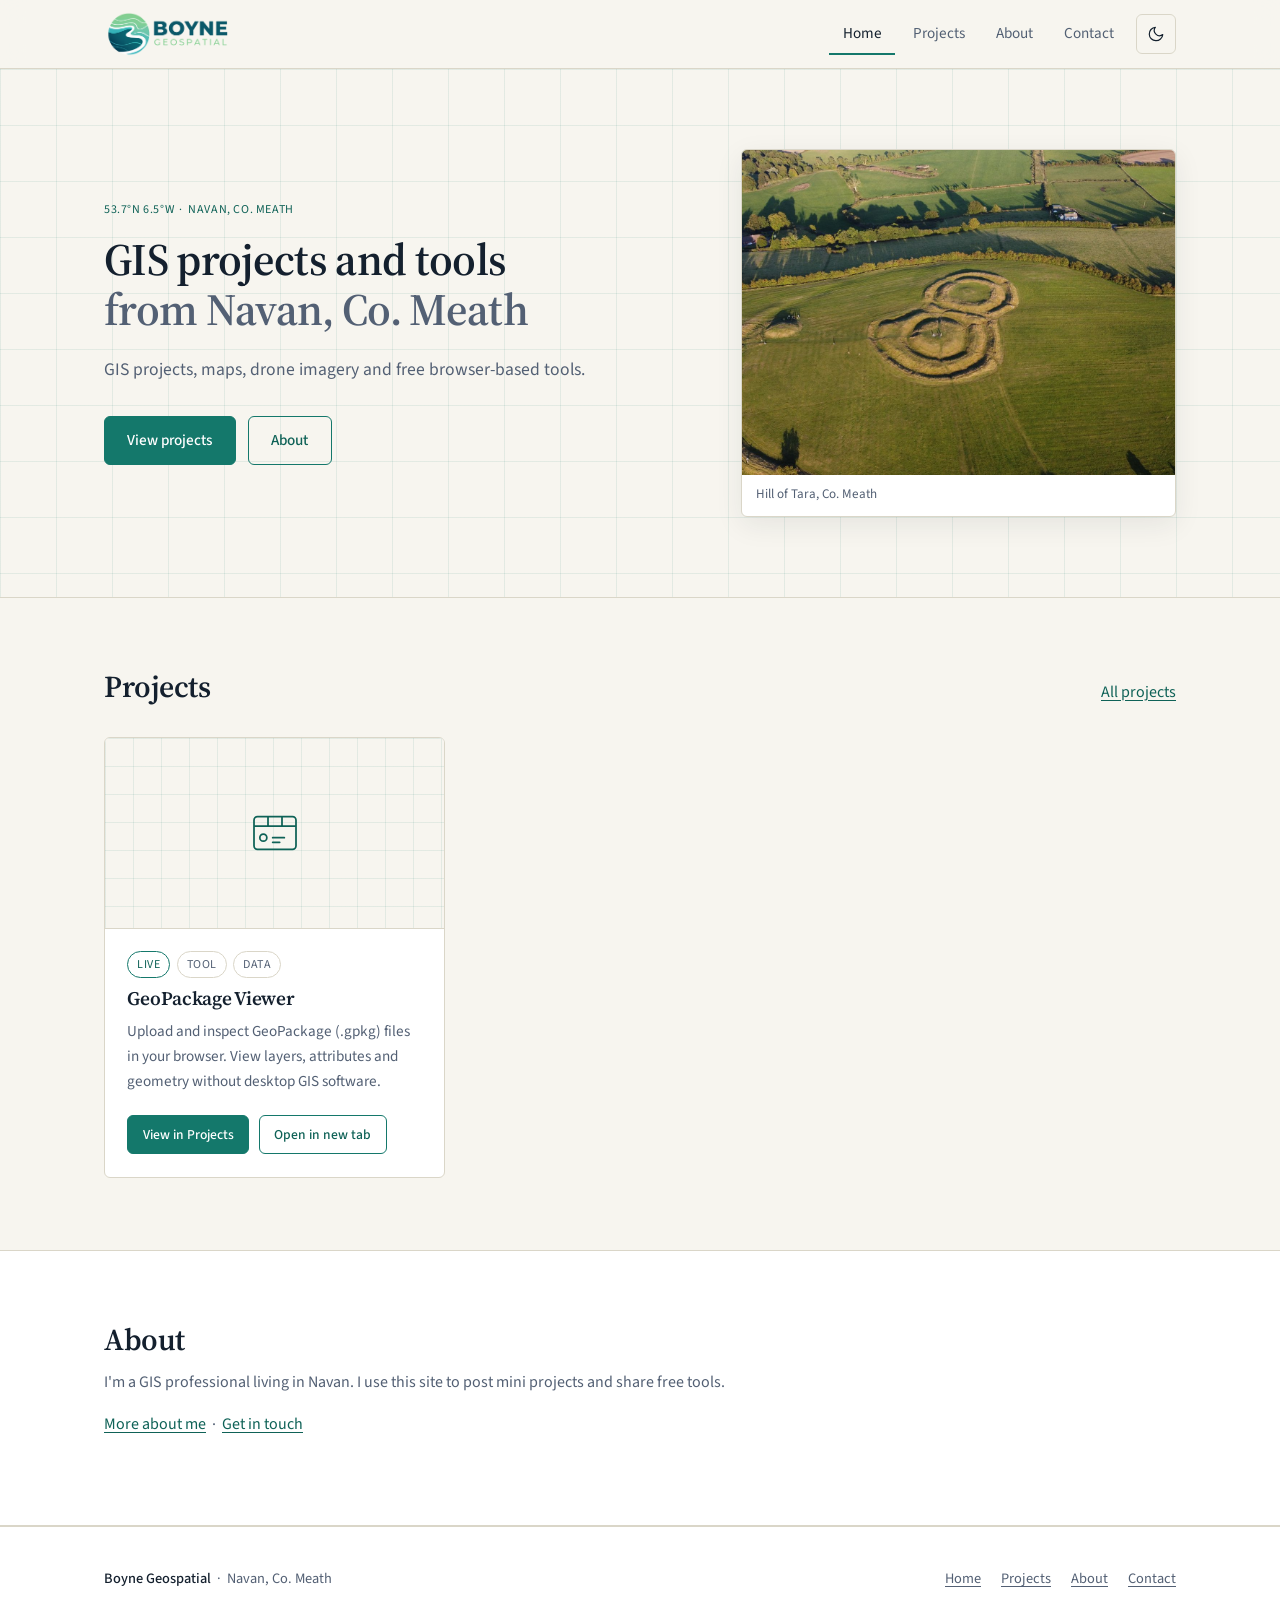
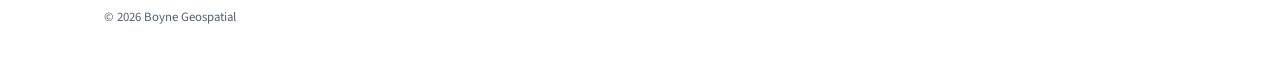
<file: index.html>
<!DOCTYPE html>
<html lang="en-IE">
<head>
  <meta charset="UTF-8">
  <meta name="viewport" content="width=device-width, initial-scale=1.0">
  <title>Boyne Geospatial | GIS Projects &amp; Tools from Navan, Co. Meath</title>
  <meta name="description" content="GIS projects, web maps and free browser-based tools from Navan, Co. Meath.">
  <link rel="canonical" href="https://www.boynegeospatial.ie/">
  <meta property="og:type" content="website">
  <meta property="og:site_name" content="Boyne Geospatial">
  <meta property="og:title" content="Boyne Geospatial | GIS Projects &amp; Tools from Navan, Co. Meath">
  <meta property="og:description" content="GIS projects, web maps and free browser-based tools from Navan, Co. Meath.">
  <meta property="og:url" content="https://www.boynegeospatial.ie/">
  <meta property="og:image" content="https://www.boynegeospatial.ie/og-image.jpg">
  <link rel="icon" href="/favicon.ico" sizes="48x48">
  <link rel="icon" href="/favicon-192.png" type="image/png" sizes="192x192">
  <link rel="apple-touch-icon" href="/apple-touch-icon.png">
  <link rel="preconnect" href="https://fonts.googleapis.com">
  <link rel="preconnect" href="https://fonts.gstatic.com" crossorigin>
  <link rel="stylesheet" href="https://fonts.googleapis.com/css2?family=Source+Sans+3:wght@400;500;600&family=Source+Serif+4:opsz,wght@8..60,600&display=swap">
  <link rel="stylesheet" href="/css/site.css">
  <script src="/js/theme.js"></script>
  <script type="application/ld+json">
  {
    "@context": "https://schema.org",
    "@type": "WebSite",
    "name": "Boyne Geospatial",
    "url": "https://www.boynegeospatial.ie/",
    "description": "GIS projects and tools from Navan, Co. Meath."
  }
  </script>
</head>
<body>

  <a class="skip-link" href="#main">Skip to content</a>

  <!-- ── Navigation ─────────────────────────────────────────── -->
  <header class="nav">
    <div class="container nav-inner">
      <a href="/" class="logo" aria-label="Boyne Geospatial home">
        <img class="logo-on-light" src="/logo.png" alt="Boyne Geospatial" width="1200" height="405">
        <img class="logo-on-dark" src="/logo-dark.png" alt="Boyne Geospatial" width="480" height="162">
      </a>
      <div class="nav-right">
        <nav aria-label="Main navigation">
          <ul class="nav-links" id="nav-links">
          <li><a href="/" aria-current="page">Home</a></li>
          <li><a href="/projects">Projects</a></li>
          <li><a href="/about">About</a></li>
          <li><a href="/contact">Contact</a></li>
          </ul>
        </nav>
        <button type="button" class="icon-btn theme-toggle" aria-label="Switch theme">
          <svg class="icon-moon" viewBox="0 0 24 24" fill="none" stroke="currentColor" stroke-width="1.6" stroke-linecap="round" stroke-linejoin="round" aria-hidden="true"><path d="M21 12.8A9 9 0 1 1 11.2 3a7 7 0 0 0 9.8 9.8z"/></svg>
          <svg class="icon-sun" viewBox="0 0 24 24" fill="none" stroke="currentColor" stroke-width="1.6" stroke-linecap="round" aria-hidden="true"><circle cx="12" cy="12" r="4"/><path d="M12 2v2M12 20v2M4.9 4.9l1.4 1.4M17.7 17.7l1.4 1.4M2 12h2M20 12h2M4.9 19.1l1.4-1.4M17.7 6.3l1.4-1.4"/></svg>
        </button>
        <button type="button" class="icon-btn nav-toggle" aria-label="Menu" aria-expanded="false" aria-controls="nav-links">
          <svg viewBox="0 0 24 24" fill="none" stroke="currentColor" stroke-width="1.6" stroke-linecap="round" aria-hidden="true"><path d="M4 7h16M4 12h16M4 17h16"/></svg>
        </button>
      </div>
    </div>
  </header>

  <main id="main">
    <!-- ── Hero ──────────────────────────────────────────────── -->
    <section class="hero">
      <div class="container hero-layout">
        <div>
          <span class="eyebrow">53.7°N 6.5°W &nbsp;·&nbsp; Navan, Co. Meath</span>
          <h1>GIS projects and tools <em>from Navan, Co.&nbsp;Meath</em></h1>
          <p class="lede">GIS projects, maps, drone imagery and free browser-based tools.</p>
          <div class="btn-row">
            <a class="btn btn--primary" href="/projects">View projects</a>
            <a class="btn" href="/about">About</a>
          </div>
        </div>
        <figure class="figure-frame">
          <img src="/images/web/ringfort-earthworks.jpg" width="1600" height="900"
               alt="Aerial view of the earthworks on the Hill of Tara, Co. Meath">
          <figcaption>Hill of Tara, Co. Meath</figcaption>
        </figure>
      </div>
    </section>

    <!-- ── Featured Projects ─────────────────────────────────── -->
    <section class="section" aria-labelledby="featured-heading">
      <div class="container">
        <div class="section-head">
          <h2 id="featured-heading">Projects</h2>
          <a href="/projects">All projects</a>
        </div>
        <!-- Up to 3 cards. Copy a card from projects.html to feature it here
             (see CONTENT-GUIDE.md). -->
        <div class="card-grid">
          <article class="card" data-tags="Tool, Data">
            <div class="card-thumb">
              <svg viewBox="0 0 48 48" fill="none" stroke="currentColor" stroke-width="1.5" aria-hidden="true">
                <rect x="6" y="10" width="36" height="28" rx="3"/>
                <path d="M6 18h36M18 10v8M30 10v8"/>
                <circle cx="14" cy="28" r="3"/>
                <path d="M22 28h10M22 32h6" stroke-linecap="round"/>
              </svg>
            </div>
            <div class="card-body">
              <div class="tag-list">
                <span class="status">Live</span>
                <span class="tag">Tool</span>
                <span class="tag">Data</span>
              </div>
              <h3>GeoPackage Viewer</h3>
              <p>Upload and inspect GeoPackage (.gpkg) files in your browser. View layers, attributes and geometry without desktop GIS software.</p>
              <div class="card-actions">
                <a class="btn btn--primary btn--small" href="/projects">View in Projects</a>
                <a class="btn btn--small" href="https://conorpg12.github.io/GeopackageViewer/" target="_blank" rel="noopener">Open in new tab</a>
              </div>
            </div>
          </article>
        </div>
      </div>
    </section>

    <!-- ── About ─────────────────────────────────────────────── -->
    <section class="section section--surface" aria-labelledby="about-heading">
      <div class="container">
        <div class="prose">
          <h2 id="about-heading">About</h2>
          <p>
            I'm a GIS professional living in Navan. I use this site to post mini projects
            and share free tools.
          </p>
          <p><a href="/about">More about me</a> &nbsp;·&nbsp; <a href="/contact">Get in touch</a></p>
        </div>
      </div>
    </section>
  </main>

  <!-- ── Footer ────────────────────────────────────────────── -->
  <footer class="footer">
    <div class="container footer-inner">
      <p><span class="footer-name">Boyne Geospatial</span> &nbsp;·&nbsp; Navan, Co. Meath</p>
      <ul class="footer-links">
        <li><a href="/">Home</a></li>
        <li><a href="/projects">Projects</a></li>
        <li><a href="/about">About</a></li>
        <li><a href="/contact">Contact</a></li>
      </ul>
      <p class="footer-copy">&copy; 2026 Boyne Geospatial</p>
    </div>
  </footer>

  <script src="/js/main.js" defer></script>
</body>
</html>
</file>
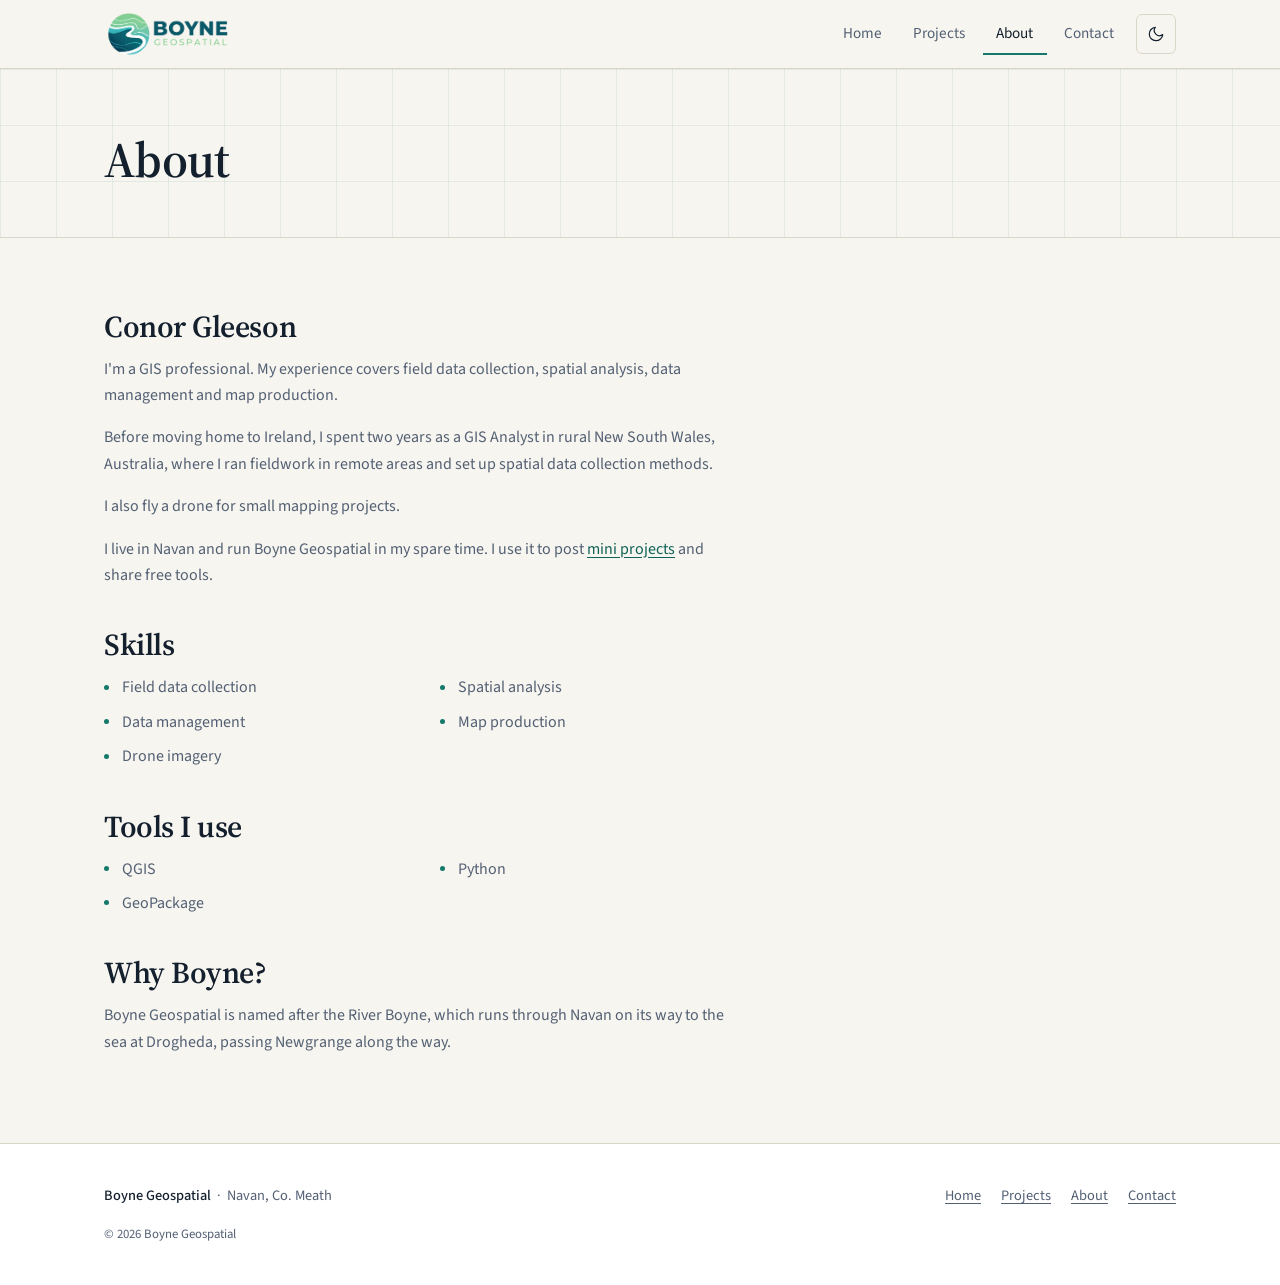
<file: about.html>
<!DOCTYPE html>
<html lang="en-IE">
<head>
  <meta charset="UTF-8">
  <meta name="viewport" content="width=device-width, initial-scale=1.0">
  <title>About | Boyne Geospatial</title>
  <meta name="description" content="Conor Gleeson is a GIS professional based in Navan, Co. Meath. Boyne Geospatial is where he publishes his GIS projects and tools.">
  <link rel="canonical" href="https://www.boynegeospatial.ie/about">
  <meta property="og:type" content="website">
  <meta property="og:site_name" content="Boyne Geospatial">
  <meta property="og:title" content="About | Boyne Geospatial">
  <meta property="og:description" content="Conor Gleeson is a GIS professional based in Navan, Co. Meath. Boyne Geospatial is where he publishes his GIS projects and tools.">
  <meta property="og:url" content="https://www.boynegeospatial.ie/about">
  <meta property="og:image" content="https://www.boynegeospatial.ie/og-image.jpg">
  <link rel="icon" href="/favicon.ico" sizes="48x48">
  <link rel="icon" href="/favicon-192.png" type="image/png" sizes="192x192">
  <link rel="apple-touch-icon" href="/apple-touch-icon.png">
  <link rel="preconnect" href="https://fonts.googleapis.com">
  <link rel="preconnect" href="https://fonts.gstatic.com" crossorigin>
  <link rel="stylesheet" href="https://fonts.googleapis.com/css2?family=Source+Sans+3:wght@400;500;600&family=Source+Serif+4:opsz,wght@8..60,600&display=swap">
  <link rel="stylesheet" href="/css/site.css">
  <script src="/js/theme.js"></script>
</head>
<body>

  <a class="skip-link" href="#main">Skip to content</a>

  <!-- ── Navigation ─────────────────────────────────────────── -->
  <header class="nav">
    <div class="container nav-inner">
      <a href="/" class="logo" aria-label="Boyne Geospatial home">
        <img class="logo-on-light" src="/logo.png" alt="Boyne Geospatial" width="1200" height="405">
        <img class="logo-on-dark" src="/logo-dark.png" alt="Boyne Geospatial" width="480" height="162">
      </a>
      <div class="nav-right">
        <nav aria-label="Main navigation">
          <ul class="nav-links" id="nav-links">
          <li><a href="/">Home</a></li>
          <li><a href="/projects">Projects</a></li>
          <li><a href="/about" aria-current="page">About</a></li>
          <li><a href="/contact">Contact</a></li>
          </ul>
        </nav>
        <button type="button" class="icon-btn theme-toggle" aria-label="Switch theme">
          <svg class="icon-moon" viewBox="0 0 24 24" fill="none" stroke="currentColor" stroke-width="1.6" stroke-linecap="round" stroke-linejoin="round" aria-hidden="true"><path d="M21 12.8A9 9 0 1 1 11.2 3a7 7 0 0 0 9.8 9.8z"/></svg>
          <svg class="icon-sun" viewBox="0 0 24 24" fill="none" stroke="currentColor" stroke-width="1.6" stroke-linecap="round" aria-hidden="true"><circle cx="12" cy="12" r="4"/><path d="M12 2v2M12 20v2M4.9 4.9l1.4 1.4M17.7 17.7l1.4 1.4M2 12h2M20 12h2M4.9 19.1l1.4-1.4M17.7 6.3l1.4-1.4"/></svg>
        </button>
        <button type="button" class="icon-btn nav-toggle" aria-label="Menu" aria-expanded="false" aria-controls="nav-links">
          <svg viewBox="0 0 24 24" fill="none" stroke="currentColor" stroke-width="1.6" stroke-linecap="round" aria-hidden="true"><path d="M4 7h16M4 12h16M4 17h16"/></svg>
        </button>
      </div>
    </div>
  </header>

  <main id="main">
    <div class="page-head">
      <div class="container">
        <h1>About</h1>
      </div>
    </div>

    <section class="section" aria-labelledby="bio-heading">
      <div class="container">
        <div class="prose">
          <h2 id="bio-heading">Conor Gleeson</h2>
          <p>
            I'm a GIS professional. My experience covers field data collection, spatial
            analysis, data management and map production.
          </p>
          <p>
            Before moving home to Ireland, I spent two years as a GIS Analyst in rural
            New South Wales, Australia, where I ran fieldwork in remote areas and set up
            spatial data collection methods.
          </p>
          <p>
            I also fly a drone for small mapping projects.
          </p>
          <p>
            I live in Navan and run Boyne Geospatial in my spare time. I use it to post
            <a href="/projects">mini projects</a> and share free tools.
          </p>

          <!-- TODO Conor: check these two lists and edit them to suit. They are taken
               from wording already on the site. Don't list employer projects or data. -->
          <h2>Skills</h2>
          <ul class="plain-list">
            <li>Field data collection</li>
            <li>Spatial analysis</li>
            <li>Data management</li>
            <li>Map production</li>
            <li>Drone imagery</li>
          </ul>

          <h2>Tools I use</h2>
          <ul class="plain-list">
            <li>QGIS</li>
            <li>Python</li>
            <li>GeoPackage</li>
          </ul>

          <h2>Why Boyne?</h2>
          <p>
            Boyne Geospatial is named after the River Boyne, which runs through Navan on its
            way to the sea at Drogheda, passing Newgrange along the way.
          </p>
        </div>
      </div>
    </section>
  </main>

  <!-- ── Footer ────────────────────────────────────────────── -->
  <footer class="footer">
    <div class="container footer-inner">
      <p><span class="footer-name">Boyne Geospatial</span> &nbsp;·&nbsp; Navan, Co. Meath</p>
      <ul class="footer-links">
        <li><a href="/">Home</a></li>
        <li><a href="/projects">Projects</a></li>
        <li><a href="/about">About</a></li>
        <li><a href="/contact">Contact</a></li>
      </ul>
      <p class="footer-copy">&copy; 2026 Boyne Geospatial</p>
    </div>
  </footer>

  <script src="/js/main.js" defer></script>
</body>
</html>
</file>
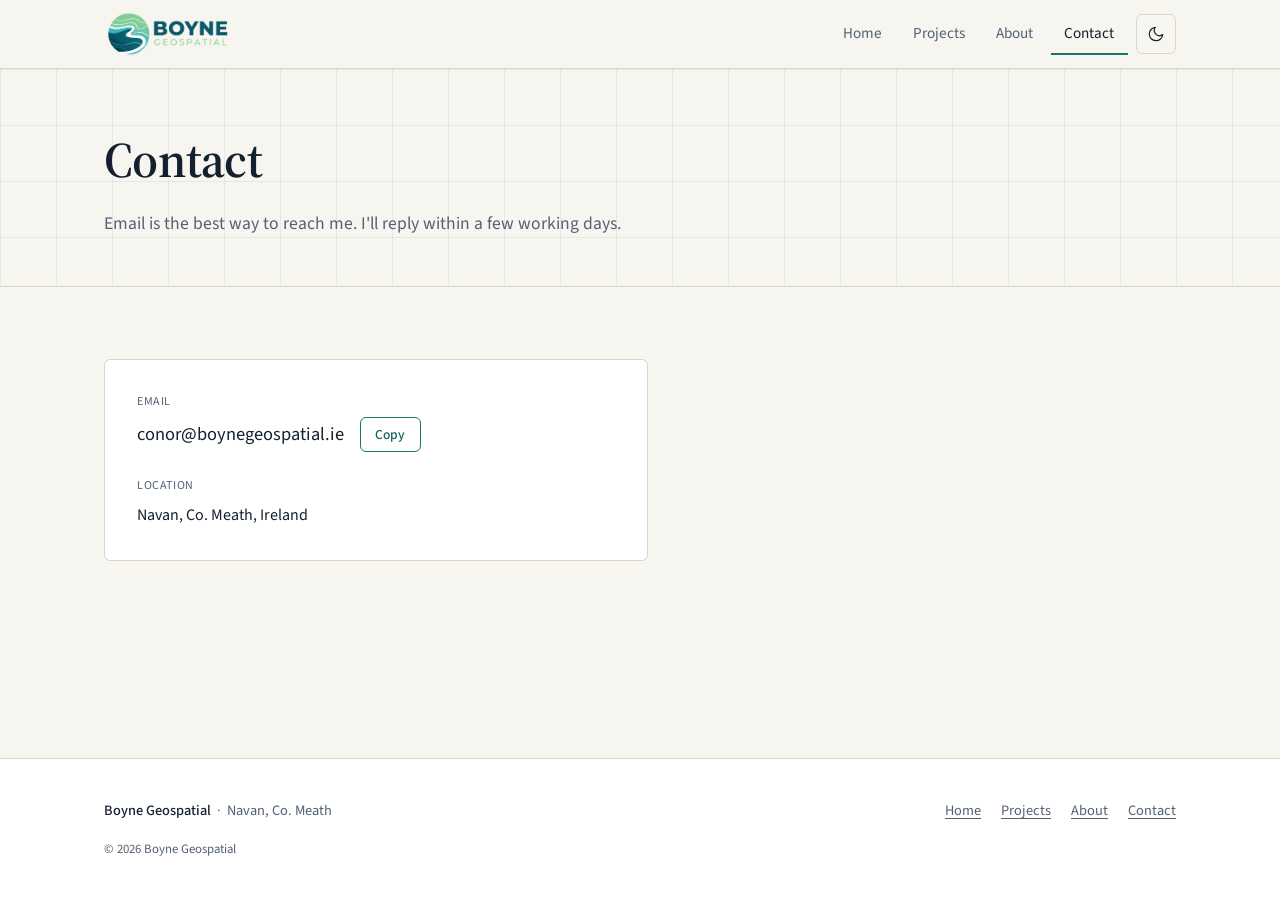
<file: contact.html>
<!DOCTYPE html>
<html lang="en-IE">
<head>
  <meta charset="UTF-8">
  <meta name="viewport" content="width=device-width, initial-scale=1.0">
  <title>Contact | Boyne Geospatial</title>
  <meta name="description" content="Get in touch with Boyne Geospatial about a project or one of the tools.">
  <link rel="canonical" href="https://www.boynegeospatial.ie/contact">
  <meta property="og:type" content="website">
  <meta property="og:site_name" content="Boyne Geospatial">
  <meta property="og:title" content="Contact | Boyne Geospatial">
  <meta property="og:description" content="Get in touch with Boyne Geospatial about a project or one of the tools.">
  <meta property="og:url" content="https://www.boynegeospatial.ie/contact">
  <meta property="og:image" content="https://www.boynegeospatial.ie/og-image.jpg">
  <link rel="icon" href="/favicon.ico" sizes="48x48">
  <link rel="icon" href="/favicon-192.png" type="image/png" sizes="192x192">
  <link rel="apple-touch-icon" href="/apple-touch-icon.png">
  <link rel="preconnect" href="https://fonts.googleapis.com">
  <link rel="preconnect" href="https://fonts.gstatic.com" crossorigin>
  <link rel="stylesheet" href="https://fonts.googleapis.com/css2?family=Source+Sans+3:wght@400;500;600&family=Source+Serif+4:opsz,wght@8..60,600&display=swap">
  <link rel="stylesheet" href="/css/site.css">
  <script src="/js/theme.js"></script>
</head>
<body>

  <a class="skip-link" href="#main">Skip to content</a>

  <!-- ── Navigation ─────────────────────────────────────────── -->
  <header class="nav">
    <div class="container nav-inner">
      <a href="/" class="logo" aria-label="Boyne Geospatial home">
        <img class="logo-on-light" src="/logo.png" alt="Boyne Geospatial" width="1200" height="405">
        <img class="logo-on-dark" src="/logo-dark.png" alt="Boyne Geospatial" width="480" height="162">
      </a>
      <div class="nav-right">
        <nav aria-label="Main navigation">
          <ul class="nav-links" id="nav-links">
          <li><a href="/">Home</a></li>
          <li><a href="/projects">Projects</a></li>
          <li><a href="/about">About</a></li>
          <li><a href="/contact" aria-current="page">Contact</a></li>
          </ul>
        </nav>
        <button type="button" class="icon-btn theme-toggle" aria-label="Switch theme">
          <svg class="icon-moon" viewBox="0 0 24 24" fill="none" stroke="currentColor" stroke-width="1.6" stroke-linecap="round" stroke-linejoin="round" aria-hidden="true"><path d="M21 12.8A9 9 0 1 1 11.2 3a7 7 0 0 0 9.8 9.8z"/></svg>
          <svg class="icon-sun" viewBox="0 0 24 24" fill="none" stroke="currentColor" stroke-width="1.6" stroke-linecap="round" aria-hidden="true"><circle cx="12" cy="12" r="4"/><path d="M12 2v2M12 20v2M4.9 4.9l1.4 1.4M17.7 17.7l1.4 1.4M2 12h2M20 12h2M4.9 19.1l1.4-1.4M17.7 6.3l1.4-1.4"/></svg>
        </button>
        <button type="button" class="icon-btn nav-toggle" aria-label="Menu" aria-expanded="false" aria-controls="nav-links">
          <svg viewBox="0 0 24 24" fill="none" stroke="currentColor" stroke-width="1.6" stroke-linecap="round" aria-hidden="true"><path d="M4 7h16M4 12h16M4 17h16"/></svg>
        </button>
      </div>
    </div>
  </header>

  <main id="main">
    <div class="page-head">
      <div class="container">
        <h1>Contact</h1>
        <p class="lede">Email is the best way to reach me. I'll reply within a few working days.</p>
      </div>
    </div>

    <section class="section" aria-label="Contact details">
      <div class="container">
        <div class="contact-card">
          <span class="contact-label">Email</span>
          <div class="email-row">
            <span class="email-text">conor@boynegeospatial.ie</span>
            <button type="button" class="btn btn--small" data-copy="conor@boynegeospatial.ie">Copy</button>
            <span class="copy-status" role="status"></span>
          </div>
          <span class="contact-label">Location</span>
          <p>Navan, Co. Meath, Ireland</p>
        </div>
      </div>
    </section>
  </main>

  <!-- ── Footer ────────────────────────────────────────────── -->
  <footer class="footer">
    <div class="container footer-inner">
      <p><span class="footer-name">Boyne Geospatial</span> &nbsp;·&nbsp; Navan, Co. Meath</p>
      <ul class="footer-links">
        <li><a href="/">Home</a></li>
        <li><a href="/projects">Projects</a></li>
        <li><a href="/about">About</a></li>
        <li><a href="/contact">Contact</a></li>
      </ul>
      <p class="footer-copy">&copy; 2026 Boyne Geospatial</p>
    </div>
  </footer>

  <script src="/js/main.js" defer></script>
</body>
</html>
</file>
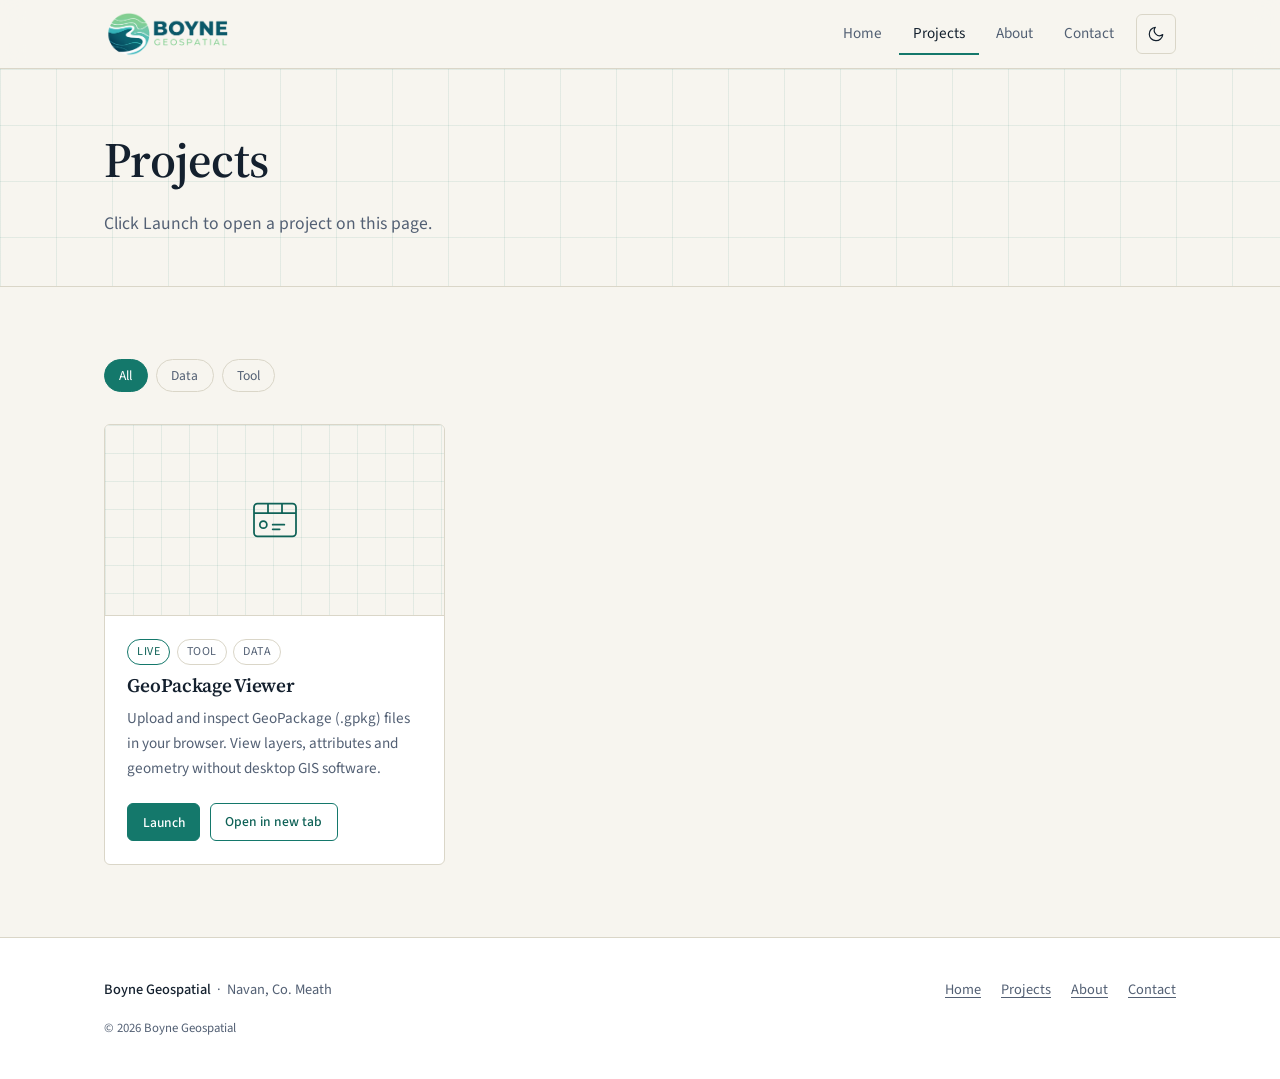
<file: projects.html>
<!DOCTYPE html>
<html lang="en-IE">
<head>
  <meta charset="UTF-8">
  <meta name="viewport" content="width=device-width, initial-scale=1.0">
  <title>Projects | Boyne Geospatial</title>
  <meta name="description" content="GIS projects, web maps and free browser-based tools, including a GeoPackage viewer.">
  <link rel="canonical" href="https://www.boynegeospatial.ie/projects">
  <meta property="og:type" content="website">
  <meta property="og:site_name" content="Boyne Geospatial">
  <meta property="og:title" content="Projects | Boyne Geospatial">
  <meta property="og:description" content="GIS projects, web maps and free browser-based tools, including a GeoPackage viewer.">
  <meta property="og:url" content="https://www.boynegeospatial.ie/projects">
  <meta property="og:image" content="https://www.boynegeospatial.ie/og-image.jpg">
  <link rel="icon" href="/favicon.ico" sizes="48x48">
  <link rel="icon" href="/favicon-192.png" type="image/png" sizes="192x192">
  <link rel="apple-touch-icon" href="/apple-touch-icon.png">
  <link rel="preconnect" href="https://fonts.googleapis.com">
  <link rel="preconnect" href="https://fonts.gstatic.com" crossorigin>
  <link rel="stylesheet" href="https://fonts.googleapis.com/css2?family=Source+Sans+3:wght@400;500;600&family=Source+Serif+4:opsz,wght@8..60,600&display=swap">
  <link rel="stylesheet" href="/css/site.css">
  <script src="/js/theme.js"></script>
</head>
<body>

  <a class="skip-link" href="#main">Skip to content</a>

  <!-- ── Navigation ─────────────────────────────────────────── -->
  <header class="nav">
    <div class="container nav-inner">
      <a href="/" class="logo" aria-label="Boyne Geospatial home">
        <img class="logo-on-light" src="/logo.png" alt="Boyne Geospatial" width="1200" height="405">
        <img class="logo-on-dark" src="/logo-dark.png" alt="Boyne Geospatial" width="480" height="162">
      </a>
      <div class="nav-right">
        <nav aria-label="Main navigation">
          <ul class="nav-links" id="nav-links">
          <li><a href="/">Home</a></li>
          <li><a href="/projects" aria-current="page">Projects</a></li>
          <li><a href="/about">About</a></li>
          <li><a href="/contact">Contact</a></li>
          </ul>
        </nav>
        <button type="button" class="icon-btn theme-toggle" aria-label="Switch theme">
          <svg class="icon-moon" viewBox="0 0 24 24" fill="none" stroke="currentColor" stroke-width="1.6" stroke-linecap="round" stroke-linejoin="round" aria-hidden="true"><path d="M21 12.8A9 9 0 1 1 11.2 3a7 7 0 0 0 9.8 9.8z"/></svg>
          <svg class="icon-sun" viewBox="0 0 24 24" fill="none" stroke="currentColor" stroke-width="1.6" stroke-linecap="round" aria-hidden="true"><circle cx="12" cy="12" r="4"/><path d="M12 2v2M12 20v2M4.9 4.9l1.4 1.4M17.7 17.7l1.4 1.4M2 12h2M20 12h2M4.9 19.1l1.4-1.4M17.7 6.3l1.4-1.4"/></svg>
        </button>
        <button type="button" class="icon-btn nav-toggle" aria-label="Menu" aria-expanded="false" aria-controls="nav-links">
          <svg viewBox="0 0 24 24" fill="none" stroke="currentColor" stroke-width="1.6" stroke-linecap="round" aria-hidden="true"><path d="M4 7h16M4 12h16M4 17h16"/></svg>
        </button>
      </div>
    </div>
  </header>

  <main id="main">
    <div class="page-head">
      <div class="container">
        <h1>Projects</h1>
        <p class="lede">Click Launch to open a project on this page.</p>
      </div>
    </div>

    <section class="section" aria-labelledby="projects-heading">
      <div class="container">
        <h2 class="sr-only" id="projects-heading">All projects</h2>

        <!-- Tag filter buttons are created automatically from each card's data-tags. -->
        <div class="filter-bar" role="group" aria-label="Filter projects by tag" hidden></div>

        <!--
          TO ADD A PROJECT: copy the card below, paste it inside .card-grid and edit it.
          Full instructions are in CONTENT-GUIDE.md.
        -->
        <div class="card-grid">

          <article class="card" data-tags="Tool, Data">
            <div class="card-thumb">
              <svg viewBox="0 0 48 48" fill="none" stroke="currentColor" stroke-width="1.5" aria-hidden="true">
                <rect x="6" y="10" width="36" height="28" rx="3"/>
                <path d="M6 18h36M18 10v8M30 10v8"/>
                <circle cx="14" cy="28" r="3"/>
                <path d="M22 28h10M22 32h6" stroke-linecap="round"/>
              </svg>
            </div>
            <div class="card-body">
              <div class="tag-list">
                <span class="status">Live</span>
                <span class="tag">Tool</span>
                <span class="tag">Data</span>
              </div>
              <h3>GeoPackage Viewer</h3>
              <p>Upload and inspect GeoPackage (.gpkg) files in your browser. View layers, attributes and geometry without desktop GIS software.</p>
              <div class="card-actions">
                <button type="button" class="btn btn--primary btn--small" data-embed="https://conorpg12.github.io/GeopackageViewer/">Launch</button>
                <a class="btn btn--small" href="https://conorpg12.github.io/GeopackageViewer/" target="_blank" rel="noopener">Open in new tab</a>
              </div>
            </div>
          </article>

          <!-- DRAFT (not published): remove the comment markers when it's ready.
          <article class="card" data-tags="Map, Running">
            <div class="card-thumb">
              <img src="/images/web/parkrun-elevation.jpg" width="1280" height="720" loading="lazy"
                   alt="Describe the map">
            </div>
            <div class="card-body">
              <div class="tag-list">
                <span class="status">In progress</span>
                <span class="tag">Map</span>
                <span class="tag">Running</span>
              </div>
              <h3>Mapping the elevation of Ireland's parkrun courses</h3>
              <p>An unofficial guide. TODO Conor: one or two sentences.</p>
              <div class="card-actions">
                <button type="button" class="btn btn--primary btn--small" data-embed="URL_OF_THE_MAP">Launch</button>
                <a class="btn btn--small" href="URL_OF_THE_MAP" target="_blank" rel="noopener">Open in new tab</a>
              </div>
              <p>Data: TODO Conor, list each source and its licence, e.g. &copy; OpenStreetMap contributors</p>
            </div>
          </article>
          -->

        </div>

        <!-- ── Embedded project panel (opened by a card's Launch button) ── -->
        <div class="embed-panel" id="embed-panel" hidden>
          <div class="embed-bar">
            <span class="embed-title">Project</span>
            <button type="button" class="btn btn--small embed-close">Close</button>
          </div>
          <iframe src="about:blank" title="Project" allow="fullscreen" loading="lazy"></iframe>
        </div>
      </div>
    </section>
  </main>

  <!-- ── Footer ────────────────────────────────────────────── -->
  <footer class="footer">
    <div class="container footer-inner">
      <p><span class="footer-name">Boyne Geospatial</span> &nbsp;·&nbsp; Navan, Co. Meath</p>
      <ul class="footer-links">
        <li><a href="/">Home</a></li>
        <li><a href="/projects">Projects</a></li>
        <li><a href="/about">About</a></li>
        <li><a href="/contact">Contact</a></li>
      </ul>
      <p class="footer-copy">&copy; 2026 Boyne Geospatial</p>
    </div>
  </footer>

  <script src="/js/main.js" defer></script>
</body>
</html>
</file>
<file: css/site.css>
/* ============================================================
   Boyne Geospatial - site.css
   One stylesheet for the whole site. Light and dark themes.
   ============================================================ */

/* ── Theme tokens ─────────────────────────────────────────── */
:root {
  color-scheme: light;
  --color-bg:       #F7F5EF;
  --color-surface:  #FFFFFF;
  --color-border:   #DAD6C8;
  --color-text:     #14202E;
  --color-muted:    #536074;
  --color-teal:     #14786B;   /* buttons, borders */
  --color-link:     #0F6257;   /* text links */
  --color-gold:     #86681A;
  --color-on-teal:  #FFFFFF;
  --grid-line:      rgba(20, 120, 107, 0.09);
  --nav-bg:         rgba(247, 245, 239, 0.9);
  --shadow-glow:    0 8px 28px rgba(20, 32, 46, 0.08);

  --font-display: 'Source Serif 4', Georgia, serif;
  --font-body:    'Source Sans 3', system-ui, -apple-system, 'Segoe UI', Roboto, Helvetica, Arial, sans-serif;

  --nav-height: 68px;
  --radius:     6px;
  --transition: 0.25s ease;
  --max-width:  1120px;
}

/* Dark palette: used when the visitor's system is dark (unless they chose light)... */
@media (prefers-color-scheme: dark) {
  :root:not([data-theme="light"]) {
    color-scheme: dark;
    --color-bg:       #080E1A;
    --color-surface:  #0F1E35;
    --color-border:   #1F3A5F;
    --color-text:     #E8EDF5;
    --color-muted:    #94A3B8;
    --color-teal:     #1A8C7D;
    --color-link:     #3CCBB8;
    --color-gold:     #C9A84C;
    --color-on-teal:  #FFFFFF;
    --grid-line:      rgba(34, 181, 163, 0.07);
    --nav-bg:         rgba(8, 14, 26, 0.88);
    --shadow-glow:    0 0 28px rgba(26, 140, 125, 0.16);
  }
}

/* ...or when they picked dark with the toggle. */
:root[data-theme="dark"] {
  color-scheme: dark;
  --color-bg:       #080E1A;
  --color-surface:  #0F1E35;
  --color-border:   #1F3A5F;
  --color-text:     #E8EDF5;
  --color-muted:    #94A3B8;
  --color-teal:     #1A8C7D;
  --color-link:     #3CCBB8;
  --color-gold:     #C9A84C;
  --color-on-teal:  #FFFFFF;
  --grid-line:      rgba(34, 181, 163, 0.07);
  --nav-bg:         rgba(8, 14, 26, 0.88);
  --shadow-glow:    0 0 28px rgba(26, 140, 125, 0.16);
}

/* ── Reset & base ─────────────────────────────────────────── */
*, *::before, *::after {
  box-sizing: border-box;
  margin: 0;
  padding: 0;
}

html {
  scroll-behavior: smooth;
}

body {
  min-height: 100vh;
  display: flex;
  flex-direction: column;
  background-color: var(--color-bg);
  color: var(--color-text);
  font-family: var(--font-body);
  font-size: 1rem;
  line-height: 1.65;
  -webkit-font-smoothing: antialiased;
}

main {
  flex: 1;
}

img {
  display: block;
  max-width: 100%;
  height: auto;
}

a {
  color: var(--color-link);
  text-underline-offset: 3px;
}

a:hover {
  color: var(--color-text);
}

ul {
  list-style: none;
}

:focus-visible {
  outline: 2px solid var(--color-link);
  outline-offset: 3px;
  border-radius: 2px;
}

[hidden] {
  display: none !important;
}

.sr-only {
  position: absolute;
  width: 1px;
  height: 1px;
  margin: -1px;
  overflow: hidden;
  clip: rect(0, 0, 0, 0);
  white-space: nowrap;
}

.skip-link {
  position: absolute;
  left: 1rem;
  top: -4rem;
  z-index: 200;
  padding: 0.6rem 1rem;
  background: var(--color-teal);
  color: var(--color-on-teal);
  border-radius: var(--radius);
}

.skip-link:focus {
  top: 0.75rem;
  color: var(--color-on-teal);
}

/* ── Layout ───────────────────────────────────────────────── */
.container {
  width: 100%;
  max-width: var(--max-width);
  margin: 0 auto;
  padding: 0 1.5rem;
}

.section {
  padding: 4.5rem 0;
}

.section--surface {
  background: var(--color-surface);
  border-top: 1px solid var(--color-border);
  border-bottom: 1px solid var(--color-border);
}

.section-head {
  display: flex;
  flex-wrap: wrap;
  align-items: baseline;
  justify-content: space-between;
  gap: 0.75rem 2rem;
  margin-bottom: 2rem;
}

/* ── Typography ───────────────────────────────────────────── */
.eyebrow {
  display: block;
  margin-bottom: 0.9rem;
  font-size: 0.75rem;
  letter-spacing: 0.05em;
  text-transform: uppercase;
  color: var(--color-link);
}

h1, h2, h3 {
  font-family: var(--font-display);
  font-weight: 600;
  letter-spacing: -0.015em;
  line-height: 1.12;
  color: var(--color-text);
}

h1 {
  font-size: clamp(2rem, 4.5vw, 3.1rem);
}

h2 {
  font-size: clamp(1.45rem, 2.6vw, 1.9rem);
}

h3 {
  font-size: 1.2rem;
}

.lede {
  max-width: 34rem;
  margin-top: 1.25rem;
  font-size: 1.1rem;
  color: var(--color-muted);
}

.prose {
  max-width: 40rem;
}

.prose p {
  margin-bottom: 1rem;
  color: var(--color-muted);
}

.prose h2 {
  margin: 2.5rem 0 0.75rem;
}

.prose > :first-child {
  margin-top: 0;
}

/* ── Buttons ──────────────────────────────────────────────── */
.btn {
  display: inline-flex;
  align-items: center;
  justify-content: center;
  gap: 0.5rem;
  padding: 0.7rem 1.4rem;
  border: 1px solid var(--color-teal);
  border-radius: var(--radius);
  background: transparent;
  color: var(--color-link);
  font-family: var(--font-body);
  font-size: 0.95rem;
  font-weight: 500;
  text-decoration: none;
  cursor: pointer;
  transition: background var(--transition), color var(--transition), box-shadow var(--transition);
}

.btn:hover {
  color: var(--color-text);
  box-shadow: var(--shadow-glow);
}

.btn--primary {
  background: var(--color-teal);
  color: var(--color-on-teal);
}

.btn--primary:hover {
  color: var(--color-on-teal);
  filter: brightness(1.08);
}

.btn--small {
  padding: 0.45rem 0.9rem;
  font-size: 0.85rem;
}

.btn-row {
  display: flex;
  flex-wrap: wrap;
  gap: 0.75rem;
  margin-top: 2rem;
}

/* ── Navigation ───────────────────────────────────────────── */
.nav {
  position: sticky;
  top: 0;
  z-index: 100;
  background: var(--nav-bg);
  backdrop-filter: blur(12px);
  -webkit-backdrop-filter: blur(12px);
  border-bottom: 1px solid var(--color-border);
}

.nav-inner {
  display: flex;
  align-items: center;
  justify-content: space-between;
  gap: 1rem;
  height: var(--nav-height);
}

.logo img {
  height: 44px;
  width: auto;
}

/* Two logo files: dark lettering for light backgrounds, light lettering for dark. */
.logo .logo-on-dark {
  display: none;
}

@media (prefers-color-scheme: dark) {
  :root:not([data-theme="light"]) .logo .logo-on-light { display: none; }
  :root:not([data-theme="light"]) .logo .logo-on-dark  { display: block; }
}

:root[data-theme="dark"] .logo .logo-on-light { display: none; }
:root[data-theme="dark"] .logo .logo-on-dark  { display: block; }

.nav-right {
  display: flex;
  align-items: center;
  gap: 0.5rem;
}

.nav-links {
  display: flex;
  align-items: center;
  gap: 0.25rem;
}

.nav-links a {
  display: block;
  padding: 0.5rem 0.85rem;
  border-radius: var(--radius);
  color: var(--color-muted);
  font-size: 0.95rem;
  text-decoration: none;
  transition: color var(--transition);
}

.nav-links a:hover,
.nav-links a[aria-current="page"] {
  color: var(--color-text);
}

.nav-links a[aria-current="page"] {
  box-shadow: inset 0 -2px 0 var(--color-teal);
  border-radius: 0;
}

.icon-btn {
  display: inline-flex;
  align-items: center;
  justify-content: center;
  width: 40px;
  height: 40px;
  border: 1px solid var(--color-border);
  border-radius: var(--radius);
  background: transparent;
  color: var(--color-text);
  cursor: pointer;
  transition: border-color var(--transition);
}

.icon-btn:hover {
  border-color: var(--color-teal);
}

.icon-btn svg {
  width: 18px;
  height: 18px;
}

/* Theme toggle shows the icon for the mode you would switch to. */
.theme-toggle .icon-sun { display: none; }

@media (prefers-color-scheme: dark) {
  :root:not([data-theme="light"]) .theme-toggle .icon-sun  { display: block; }
  :root:not([data-theme="light"]) .theme-toggle .icon-moon { display: none; }
}

:root[data-theme="dark"] .theme-toggle .icon-sun  { display: block; }
:root[data-theme="dark"] .theme-toggle .icon-moon { display: none; }

.nav-toggle {
  display: none;
}

/* ── Hero (home) ──────────────────────────────────────────── */
.hero {
  padding: 5rem 0;
  background-image:
    linear-gradient(var(--grid-line) 1px, transparent 1px),
    linear-gradient(90deg, var(--grid-line) 1px, transparent 1px);
  background-size: 56px 56px;
  border-bottom: 1px solid var(--color-border);
}

.hero-layout {
  display: grid;
  grid-template-columns: 1.15fr 0.85fr;
  gap: 3rem;
  align-items: center;
}

.hero h1 {
  font-size: clamp(1.9rem, 3.6vw, 2.8rem);
}

.hero h1 em {
  display: block;
  font-style: normal;
  color: var(--color-muted);
}

.figure-frame {
  border: 1px solid var(--color-border);
  border-radius: var(--radius);
  background: var(--color-surface);
  overflow: hidden;
  box-shadow: var(--shadow-glow);
}

.figure-frame img {
  width: 100%;
  aspect-ratio: 4 / 3;
  object-fit: cover;
}

.figure-frame figcaption {
  padding: 0.6rem 0.9rem;
  font-size: 0.82rem;
  color: var(--color-muted);
}

/* ── Page header (inner pages) ────────────────────────────── */
.page-head {
  padding: 4rem 0 3rem;
  background-image:
    linear-gradient(var(--grid-line) 1px, transparent 1px),
    linear-gradient(90deg, var(--grid-line) 1px, transparent 1px);
  background-size: 56px 56px;
  border-bottom: 1px solid var(--color-border);
}

/* ── Cards ────────────────────────────────────────────────── */
.card-grid {
  display: grid;
  grid-template-columns: repeat(auto-fill, minmax(300px, 1fr));
  gap: 1.5rem;
}

.card {
  display: flex;
  flex-direction: column;
  border: 1px solid var(--color-border);
  border-radius: var(--radius);
  background: var(--color-surface);
  overflow: hidden;
  transition: border-color var(--transition), box-shadow var(--transition);
}

.card:hover {
  border-color: var(--color-teal);
  box-shadow: var(--shadow-glow);
}

.card-thumb {
  display: flex;
  align-items: center;
  justify-content: center;
  aspect-ratio: 16 / 9;
  border-bottom: 1px solid var(--color-border);
  background-color: var(--color-bg);
  background-image:
    linear-gradient(var(--grid-line) 1px, transparent 1px),
    linear-gradient(90deg, var(--grid-line) 1px, transparent 1px);
  background-size: 28px 28px;
  color: var(--color-link);
}

.card-thumb img {
  width: 100%;
  height: 100%;
  object-fit: cover;
}

.card-thumb svg {
  width: 56px;
  height: 56px;
}

.card-body {
  display: flex;
  flex-direction: column;
  flex: 1;
  gap: 0.6rem;
  padding: 1.4rem;
}

.card-body p {
  color: var(--color-muted);
  font-size: 0.95rem;
}

.card-actions {
  display: flex;
  flex-wrap: wrap;
  gap: 0.6rem;
  margin-top: auto;
  padding-top: 0.75rem;
}

.tag-list {
  display: flex;
  flex-wrap: wrap;
  gap: 0.4rem;
}

.tag,
.status {
  padding: 0.15rem 0.55rem;
  border: 1px solid var(--color-border);
  border-radius: 100px;
  font-size: 0.75rem;
  letter-spacing: 0.05em;
  text-transform: uppercase;
  color: var(--color-muted);
}

.status {
  border-color: var(--color-teal);
  color: var(--color-link);
}

/* ── Tag filter (projects page, built by main.js) ─────────── */
.filter-bar {
  display: flex;
  flex-wrap: wrap;
  gap: 0.5rem;
  margin-bottom: 2rem;
}

.filter-btn {
  padding: 0.4rem 0.9rem;
  border: 1px solid var(--color-border);
  border-radius: 100px;
  background: transparent;
  color: var(--color-muted);
  font-family: var(--font-body);
  font-size: 0.85rem;
  cursor: pointer;
  transition: border-color var(--transition), color var(--transition);
}

.filter-btn:hover {
  border-color: var(--color-teal);
  color: var(--color-text);
}

.filter-btn[aria-pressed="true"] {
  border-color: var(--color-teal);
  background: var(--color-teal);
  color: var(--color-on-teal);
}

/* ── Embedded project panel ───────────────────────────────── */
.embed-panel {
  margin-top: 2.5rem;
  border: 1px solid var(--color-border);
  border-radius: var(--radius);
  background: var(--color-surface);
  overflow: hidden;
  scroll-margin-top: calc(var(--nav-height) + 1rem);
}

.embed-bar {
  display: flex;
  align-items: center;
  justify-content: space-between;
  gap: 1rem;
  padding: 0.6rem 0.9rem;
  border-bottom: 1px solid var(--color-border);
  font-size: 0.82rem;
  color: var(--color-muted);
}

.embed-panel iframe {
  display: block;
  width: 100%;
  height: 75vh;
  min-height: 560px;
  border: 0;
  background: #FFFFFF;
}

/* ── About ────────────────────────────────────────────────── */
.plain-list {
  display: grid;
  grid-template-columns: repeat(auto-fill, minmax(220px, 1fr));
  gap: 0.5rem 2rem;
  margin-top: 0.5rem;
  color: var(--color-muted);
}

.plain-list li {
  position: relative;
  padding-left: 1.1rem;
}

.plain-list li::before {
  content: '';
  position: absolute;
  left: 0;
  top: 0.65em;
  width: 5px;
  height: 5px;
  border-radius: 50%;
  background: var(--color-teal);
}

/* ── Contact ──────────────────────────────────────────────── */
.contact-card {
  max-width: 34rem;
  padding: 2rem;
  border: 1px solid var(--color-border);
  border-radius: var(--radius);
  background: var(--color-surface);
}

.contact-label {
  display: block;
  margin-bottom: 0.35rem;
  font-size: 0.75rem;
  letter-spacing: 0.05em;
  text-transform: uppercase;
  color: var(--color-muted);
}

.email-row {
  display: flex;
  flex-wrap: wrap;
  align-items: center;
  gap: 0.75rem 1rem;
  margin-bottom: 1.5rem;
}

.email-text {
  font-size: 1.15rem;
  overflow-wrap: anywhere;
}

.copy-status {
  font-size: 0.85rem;
  color: var(--color-muted);
}

/* ── Centred message pages (404, moved) ───────────────────── */
.message-page {
  padding: 6rem 0;
  text-align: center;
}

.message-page p {
  max-width: 30rem;
  margin: 1rem auto 0;
  color: var(--color-muted);
}

.message-page .btn-row {
  justify-content: center;
}

/* ── Footer ───────────────────────────────────────────────── */
.footer {
  padding: 2.5rem 0;
  border-top: 1px solid var(--color-border);
  background: var(--color-surface);
  font-size: 0.9rem;
  color: var(--color-muted);
}

.footer-inner {
  display: flex;
  flex-wrap: wrap;
  align-items: center;
  justify-content: space-between;
  gap: 1rem 2rem;
}

.footer-name {
  color: var(--color-text);
  font-weight: 500;
}

.footer-links {
  display: flex;
  flex-wrap: wrap;
  gap: 0.25rem 1.25rem;
}

.footer-links a {
  color: var(--color-muted);
}

.footer-links a:hover {
  color: var(--color-text);
}

.footer-copy {
  width: 100%;
  font-size: 0.8rem;
}

/* ── Responsive ───────────────────────────────────────────── */
@media (max-width: 820px) {
  .section { padding: 3.25rem 0; }
  .container { padding: 0 1.25rem; }
  .hero { padding: 3rem 0; }
  .hero-layout { grid-template-columns: 1fr; gap: 2.25rem; }
  .card-grid { grid-template-columns: 1fr; }
  .embed-panel iframe { height: 80vh; }

  .nav-toggle { display: inline-flex; }

  .nav-links {
    display: none;
    position: absolute;
    top: var(--nav-height);
    left: 0;
    right: 0;
    flex-direction: column;
    align-items: stretch;
    gap: 0;
    padding: 0.5rem 1.25rem 1rem;
    background: var(--color-bg);
    border-bottom: 1px solid var(--color-border);
  }

  .nav-links.open { display: flex; }

  .nav-links a {
    padding: 0.85rem 0;
    border-bottom: 1px solid var(--color-border);
    font-size: 1rem;
  }

  .nav-links a[aria-current="page"] { box-shadow: none; }

  .btn-row .btn { flex: 1 1 100%; }
}

@media (prefers-reduced-motion: reduce) {
  html { scroll-behavior: auto; }
  * { transition: none !important; }
}
</file>
